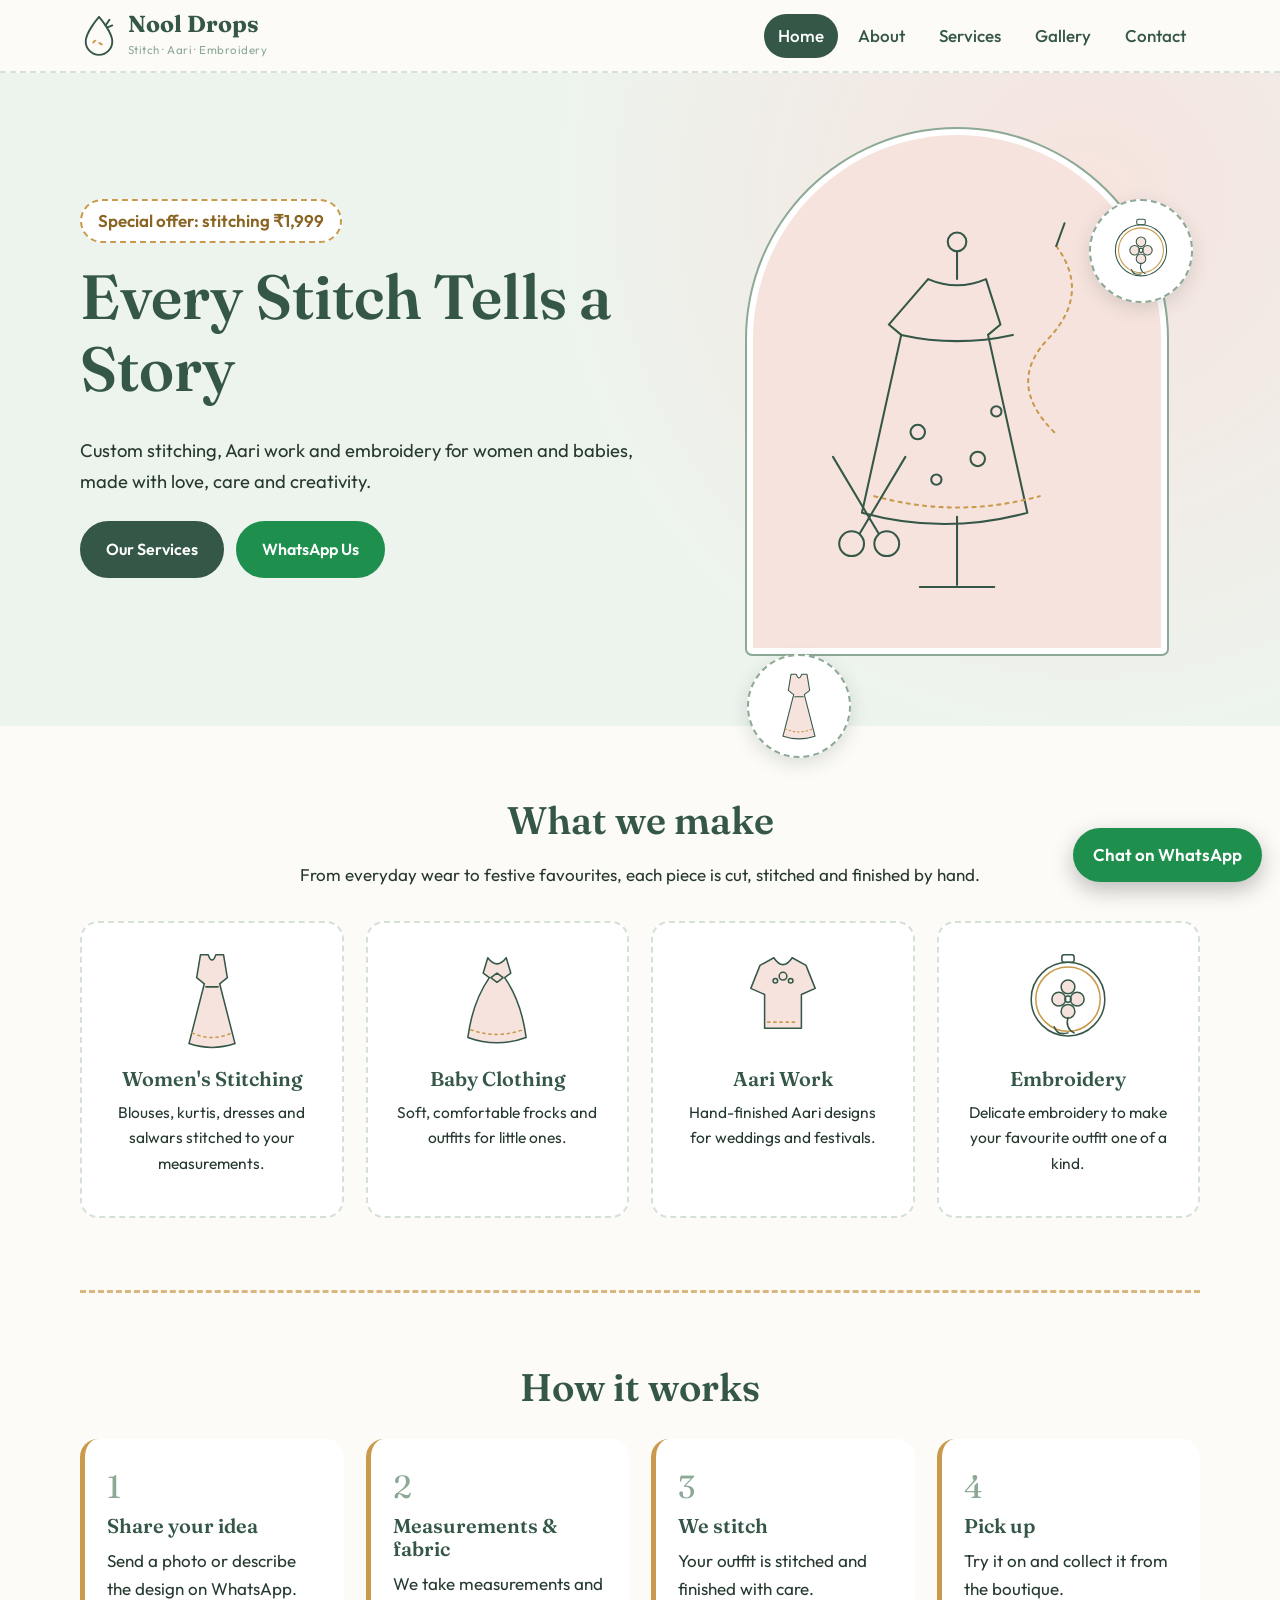
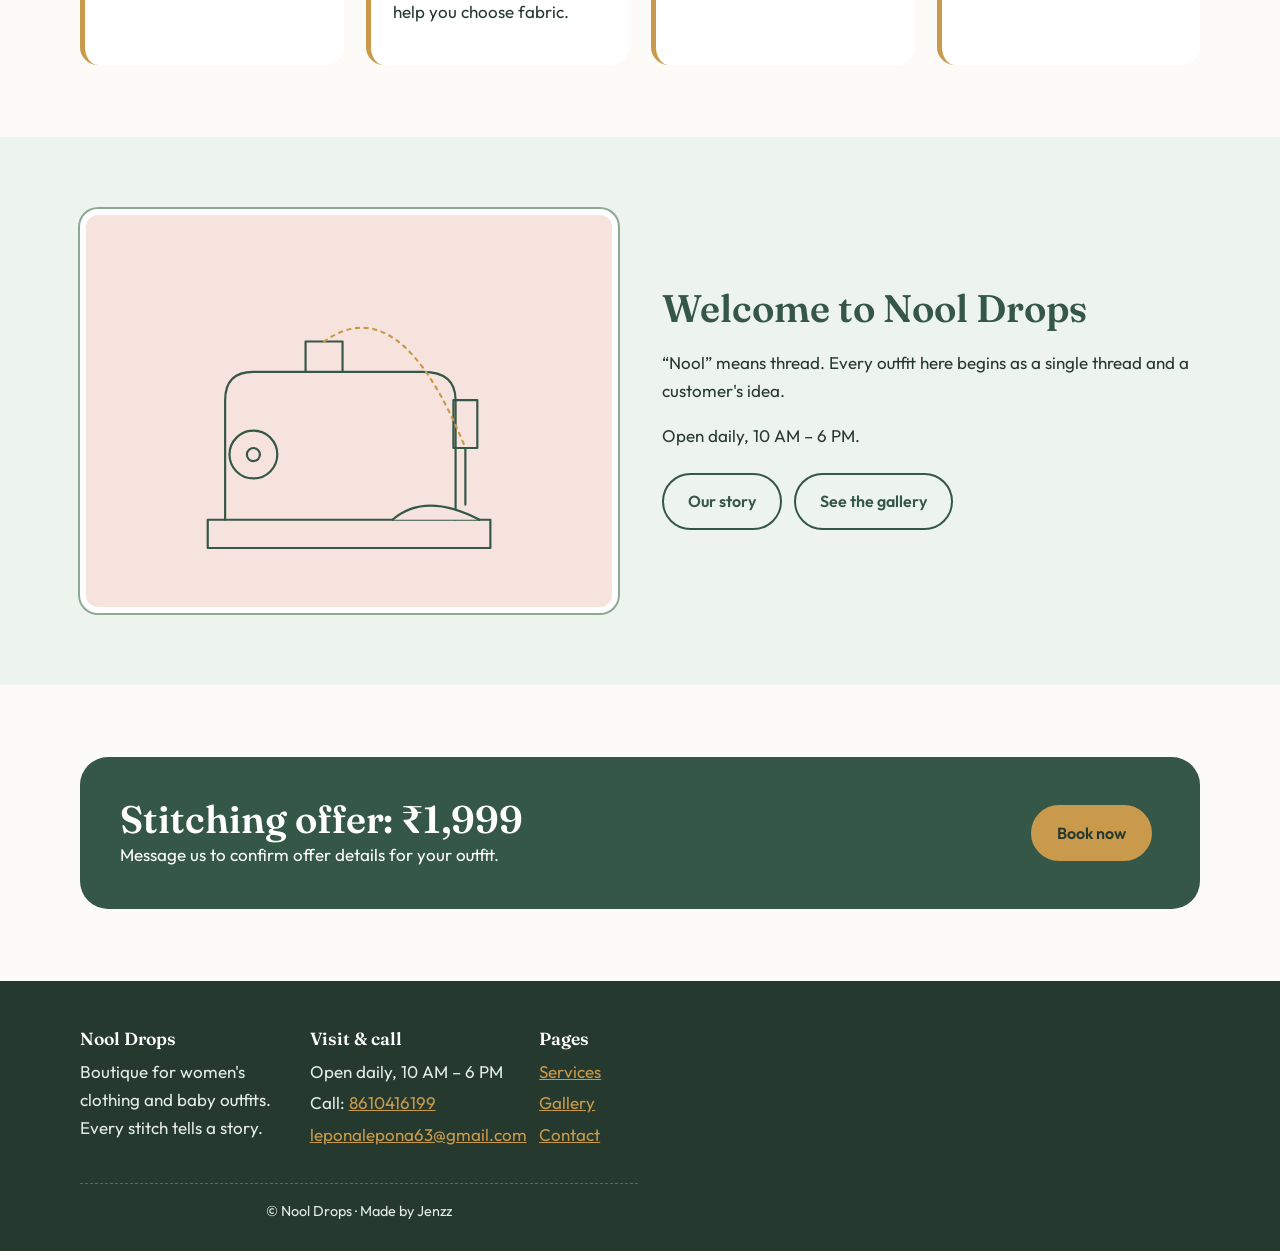
<file: index.html>
<!DOCTYPE html>
<html lang="en">
<head>
  <meta charset="UTF-8">
  <meta name="viewport" content="width=device-width, initial-scale=1.0">
  <title>Nool Drops | Boutique Stitching, Aari Work & Embroidery</title>
  <meta name="description" content="Nool Drops boutique: custom women's stitching, baby outfits, Aari work and embroidery.">
  <link rel="preconnect" href="https://fonts.googleapis.com">
  <link rel="preconnect" href="https://fonts.gstatic.com" crossorigin>
  <link href="https://fonts.googleapis.com/css2?family=Fraunces:wght@500;600;700&family=Outfit:wght@400;500;600&display=swap" rel="stylesheet">
  <link rel="stylesheet" href="style.css">
</head>
<body>
  <header>
    <div class="wrap bar">
      <a class="brand" href="index.html" aria-label="Nool Drops home">
        <span class="art" data-art="logo"></span>
        <span><b>Nool Drops</b><small>Stitch &middot; Aari &middot; Embroidery</small></span>
      </a>
      <button class="menu" aria-expanded="false" aria-label="Open menu">Menu</button>
      <nav><a href="index.html">Home</a><a href="about.html">About</a><a href="services.html">Services</a><a href="gallery.html">Gallery</a><a href="contact.html">Contact</a></nav>
    </div>
  </header>

  <section class="hero">
    <div class="wrap">
      <div>
        <span class="pill">Special offer: stitching &#8377;1,999</span>
        <h1>Every Stitch Tells a Story</h1>
        <p>Custom stitching, Aari work and embroidery for women and babies, made with love, care and creativity.</p>
        <a class="button" href="services.html">Our Services</a>
        <a class="button wa" href="https://wa.me/918610416199" target="_blank" rel="noopener">WhatsApp Us</a>
      </div>
      <div class="stage">
        <div class="arch draw"><div class="art" data-art="mannequin" role="img" aria-label="Sketch of a dress on a dress form"></div></div>
        <div class="badge draw"><div class="art" data-art="dress"></div></div>
        <div class="badge b2 draw"><div class="art" data-art="hoop"></div></div>
      </div>
    </div>
  </section>

  <section>
    <div class="wrap center">
      <h2>What we make</h2>
      <p>From everyday wear to festive favourites, each piece is cut, stitched and finished by hand.</p>
      <div class="grid"><div class="service"><div class="art" data-art="dress"></div><h3>Women's Stitching</h3><p>Blouses, kurtis, dresses and salwars stitched to your measurements.</p></div><div class="service"><div class="art" data-art="frock"></div><h3>Baby Clothing</h3><p>Soft, comfortable frocks and outfits for little ones.</p></div><div class="service"><div class="art" data-art="blouse"></div><h3>Aari Work</h3><p>Hand-finished Aari designs for weddings and festivals.</p></div><div class="service"><div class="art" data-art="hoop"></div><h3>Embroidery</h3><p>Delicate embroidery to make your favourite outfit one of a kind.</p></div></div>
    </div>
  </section>
  <hr class="stitch">

  <section>
    <div class="wrap center">
      <h2>How it works</h2>
      <div class="steps">
        <div><h3>Share your idea</h3><p>Send a photo or describe the design on WhatsApp.</p></div>
        <div><h3>Measurements &amp; fabric</h3><p>We take measurements and help you choose fabric.</p></div>
        <div><h3>We stitch</h3><p>Your outfit is stitched and finished with care.</p></div>
        <div><h3>Pick up</h3><p>Try it on and collect it from the boutique.</p></div>
      </div>
    </div>
  </section>

  <section class="alt">
    <div class="wrap split">
      <div class="panel draw"><div class="art" data-art="machine" role="img" aria-label="Sketch of a sewing machine"></div></div>
      <div>
        <h2>Welcome to Nool Drops</h2>
        <p>&ldquo;Nool&rdquo; means thread. Every outfit here begins as a single thread and a customer's idea.</p>
        <p>Open daily, 10 AM &ndash; 6 PM.</p>
        <a class="button ghost" href="about.html">Our story</a>
        <a class="button ghost" href="gallery.html">See the gallery</a>
      </div>
    </div>
  </section>

  <section>
    <div class="wrap">
      <div class="offer">
        <div><h2>Stitching offer: &#8377;1,999</h2><p>Message us to confirm offer details for your outfit.</p></div>
        <a class="button" href="contact.html">Book now</a>
      </div>
    </div>
  </section>
  <footer>
    <div class="wrap">
      <div><h3>Nool Drops</h3><p>Boutique for women's clothing and baby outfits. Every stitch tells a story.</p></div>
      <div><h3>Visit &amp; call</h3><p>Open daily, 10 AM &ndash; 6 PM</p><p>Call: <a href="tel:+918610416199">8610416199</a></p><p><a href="mailto:leponalepona63@gmail.com">leponalepona63@gmail.com</a></p></div>
      <div><h3>Pages</h3><p><a href="services.html">Services</a></p><p><a href="gallery.html">Gallery</a></p><p><a href="contact.html">Contact</a></p></div>
      <p class="copy">&copy; Nool Drops &middot; Made by Jenzz</p>
    </div>
  </footer>
  <script src="script.js"></script>
</body>
</html>
</file>
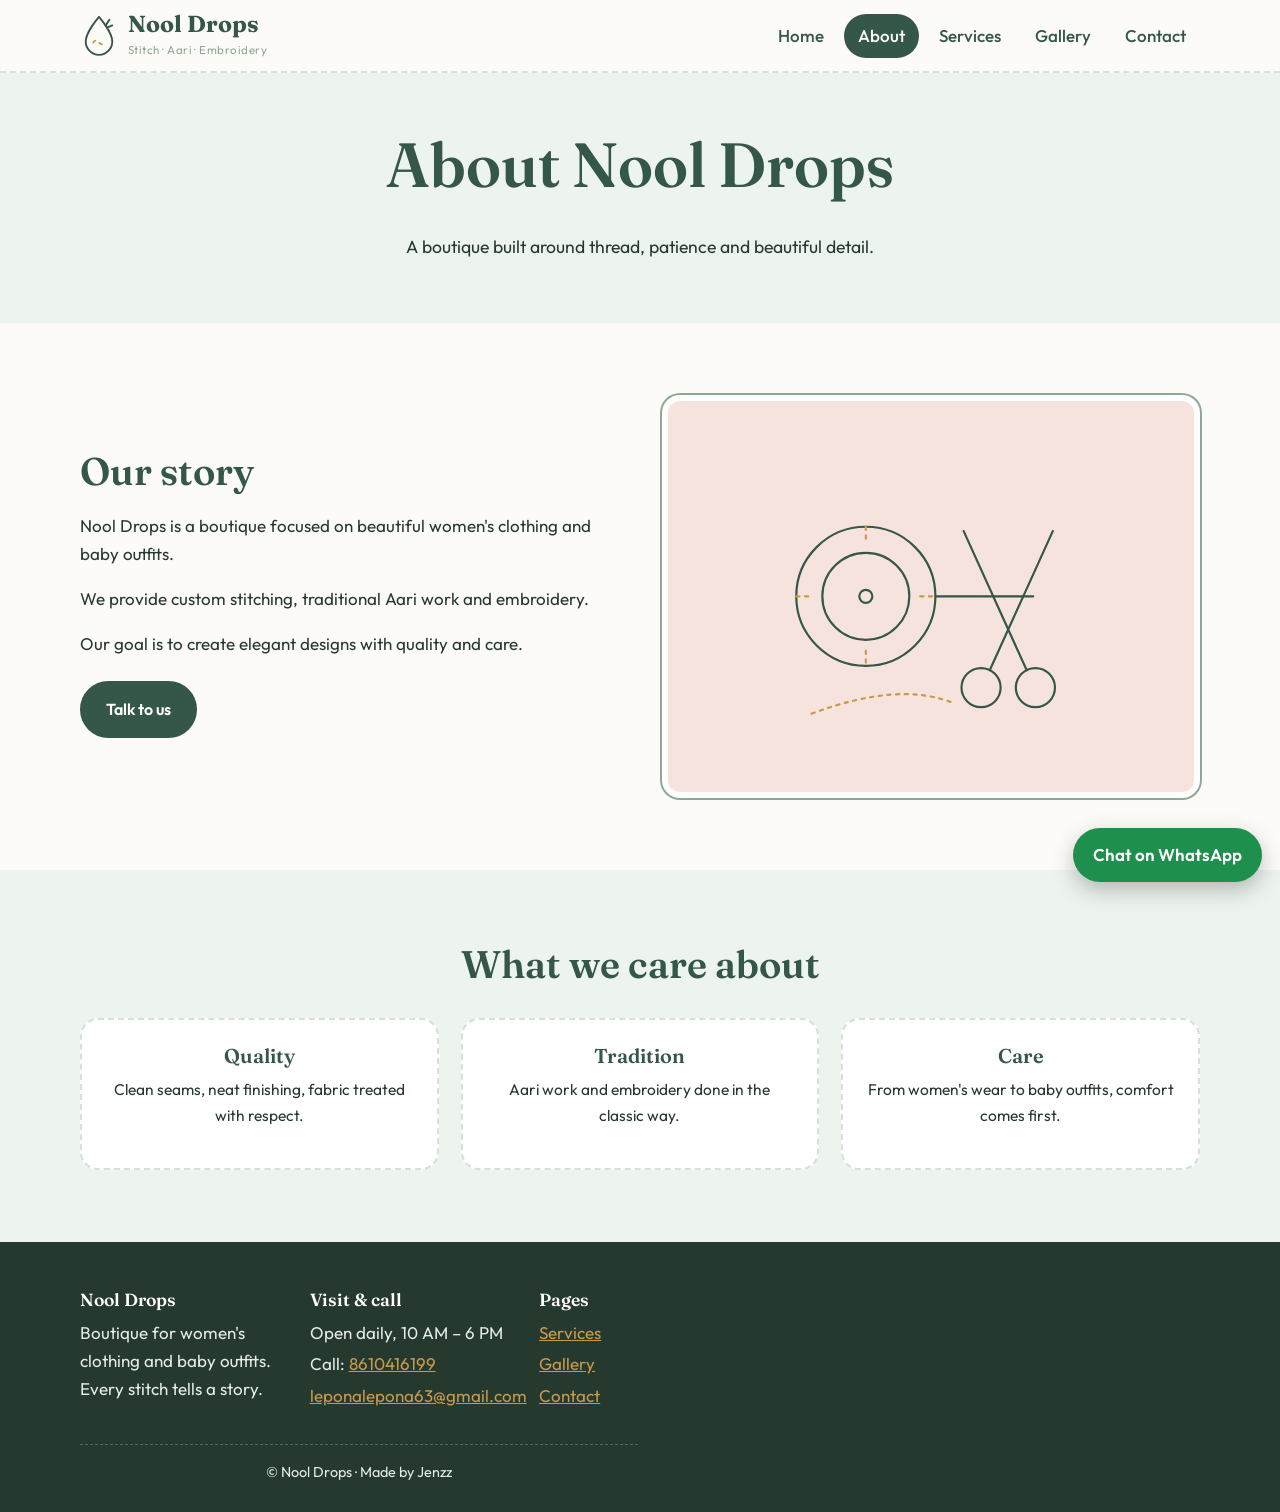
<file: about.html>
<!DOCTYPE html>
<html lang="en">
<head>
  <meta charset="UTF-8">
  <meta name="viewport" content="width=device-width, initial-scale=1.0">
  <title>About | Nool Drops</title>
  <meta name="description" content="About Nool Drops boutique.">
  <link rel="preconnect" href="https://fonts.googleapis.com">
  <link rel="preconnect" href="https://fonts.gstatic.com" crossorigin>
  <link href="https://fonts.googleapis.com/css2?family=Fraunces:wght@500;600;700&family=Outfit:wght@400;500;600&display=swap" rel="stylesheet">
  <link rel="stylesheet" href="style.css">
</head>
<body>
  <header>
    <div class="wrap bar">
      <a class="brand" href="index.html" aria-label="Nool Drops home">
        <span class="art" data-art="logo"></span>
        <span><b>Nool Drops</b><small>Stitch &middot; Aari &middot; Embroidery</small></span>
      </a>
      <button class="menu" aria-expanded="false" aria-label="Open menu">Menu</button>
      <nav><a href="index.html">Home</a><a href="about.html">About</a><a href="services.html">Services</a><a href="gallery.html">Gallery</a><a href="contact.html">Contact</a></nav>
    </div>
  </header>

  <div class="page-title"><div class="wrap"><h1>About Nool Drops</h1><p>A boutique built around thread, patience and beautiful detail.</p></div></div>
  <section>
    <div class="wrap split">
      <div>
        <h2>Our story</h2>
        <p>Nool Drops is a boutique focused on beautiful women's clothing and baby outfits.</p>
        <p>We provide custom stitching, traditional Aari work and embroidery.</p>
        <p>Our goal is to create elegant designs with quality and care.</p>
        <a class="button" href="contact.html">Talk to us</a>
      </div>
      <div class="panel draw"><div class="art" data-art="tools" role="img" aria-label="Sketch of tape measure and scissors"></div></div>
    </div>
  </section>
  <section class="alt">
    <div class="wrap center"><h2>What we care about</h2>
      <div class="grid">
        <div class="service"><h3>Quality</h3><p>Clean seams, neat finishing, fabric treated with respect.</p></div>
        <div class="service"><h3>Tradition</h3><p>Aari work and embroidery done in the classic way.</p></div>
        <div class="service"><h3>Care</h3><p>From women's wear to baby outfits, comfort comes first.</p></div>
      </div>
    </div>
  </section>
  <footer>
    <div class="wrap">
      <div><h3>Nool Drops</h3><p>Boutique for women's clothing and baby outfits. Every stitch tells a story.</p></div>
      <div><h3>Visit &amp; call</h3><p>Open daily, 10 AM &ndash; 6 PM</p><p>Call: <a href="tel:+918610416199">8610416199</a></p><p><a href="mailto:leponalepona63@gmail.com">leponalepona63@gmail.com</a></p></div>
      <div><h3>Pages</h3><p><a href="services.html">Services</a></p><p><a href="gallery.html">Gallery</a></p><p><a href="contact.html">Contact</a></p></div>
      <p class="copy">&copy; Nool Drops &middot; Made by Jenzz</p>
    </div>
  </footer>
  <script src="script.js"></script>
</body>
</html>
</file>
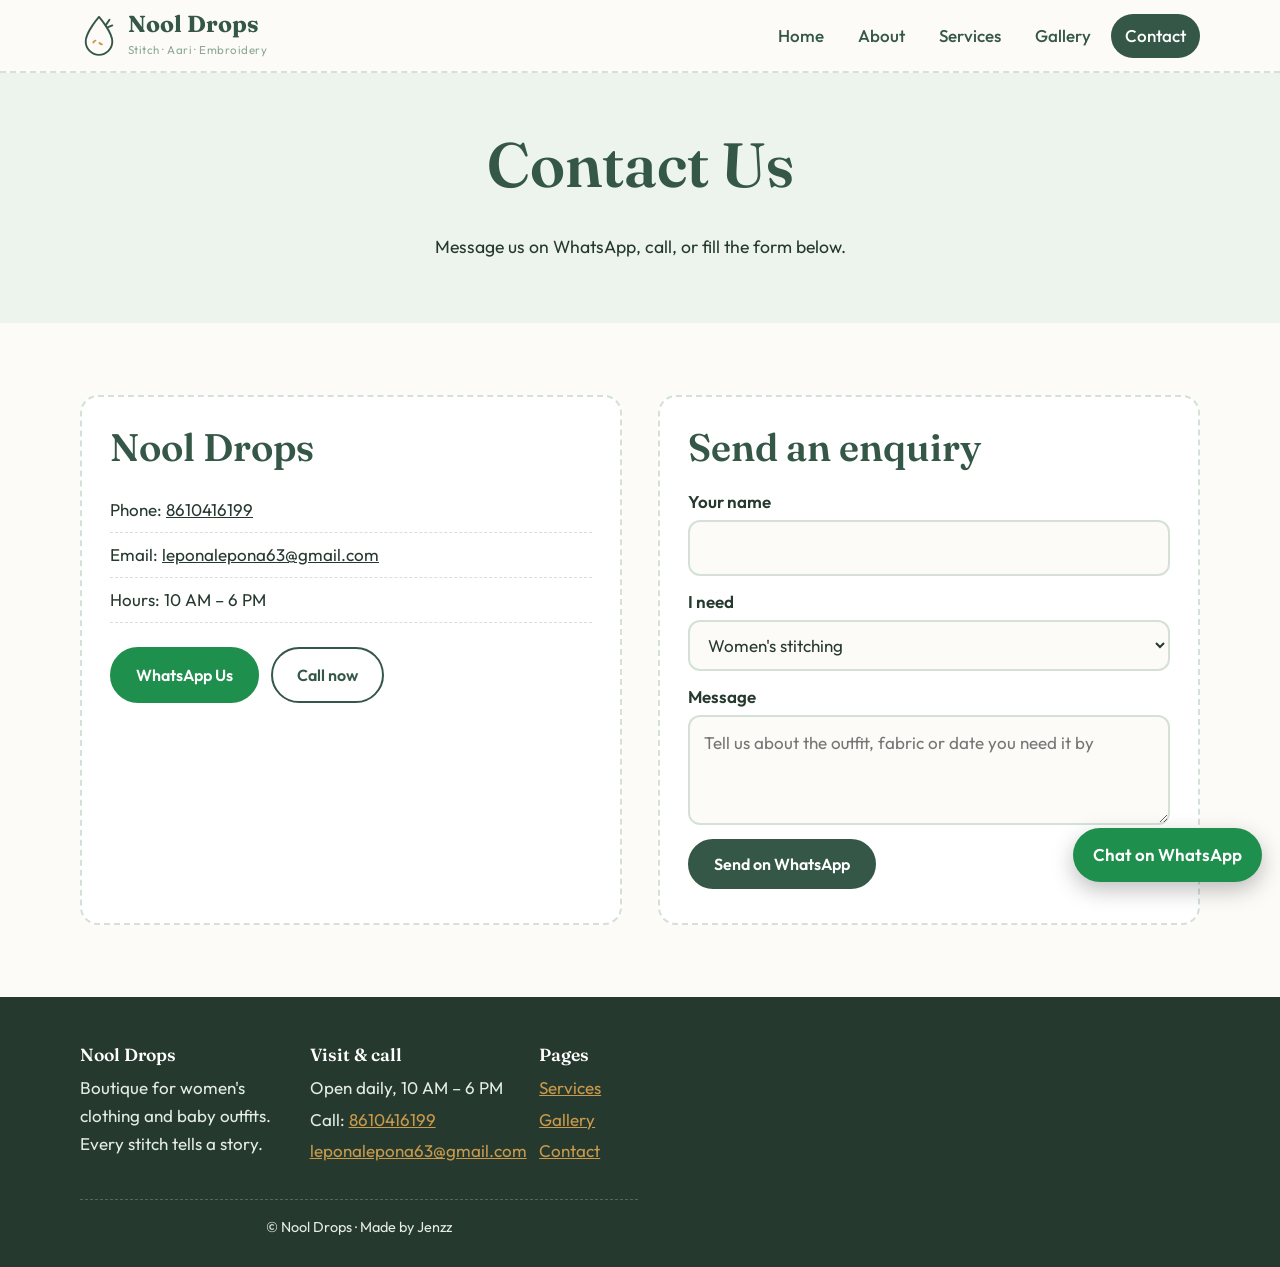
<file: contact.html>
<!DOCTYPE html>
<html lang="en">
<head>
  <meta charset="UTF-8">
  <meta name="viewport" content="width=device-width, initial-scale=1.0">
  <title>Contact | Nool Drops</title>
  <meta name="description" content="Contact Nool Drops by phone, email or WhatsApp.">
  <link rel="preconnect" href="https://fonts.googleapis.com">
  <link rel="preconnect" href="https://fonts.gstatic.com" crossorigin>
  <link href="https://fonts.googleapis.com/css2?family=Fraunces:wght@500;600;700&family=Outfit:wght@400;500;600&display=swap" rel="stylesheet">
  <link rel="stylesheet" href="style.css">
</head>
<body>
  <header>
    <div class="wrap bar">
      <a class="brand" href="index.html" aria-label="Nool Drops home">
        <span class="art" data-art="logo"></span>
        <span><b>Nool Drops</b><small>Stitch &middot; Aari &middot; Embroidery</small></span>
      </a>
      <button class="menu" aria-expanded="false" aria-label="Open menu">Menu</button>
      <nav><a href="index.html">Home</a><a href="about.html">About</a><a href="services.html">Services</a><a href="gallery.html">Gallery</a><a href="contact.html">Contact</a></nav>
    </div>
  </header>

  <div class="page-title"><div class="wrap"><h1>Contact Us</h1><p>Message us on WhatsApp, call, or fill the form below.</p></div></div>
  <section><div class="wrap contact">
    <div class="box">
      <h2>Nool Drops</h2>
      <ul>
        <li>Phone: <a href="tel:+918610416199">8610416199</a></li>
        <li>Email: <a href="mailto:leponalepona63@gmail.com">leponalepona63@gmail.com</a></li>
        <li>Hours: 10 AM &ndash; 6 PM</li>
      </ul>
      <a class="button wa" href="https://wa.me/918610416199" target="_blank" rel="noopener">WhatsApp Us</a>
      <a class="button ghost" href="tel:+918610416199">Call now</a>
    </div>
    <form class="box" id="enquiry">
      <h2>Send an enquiry</h2>
      <label for="name">Your name</label><input id="name" name="name" required>
      <label for="type">I need</label>
      <select id="type" name="type"><option>Women's stitching</option><option>Baby clothing</option><option>Aari work</option><option>Embroidery</option></select>
      <label for="msg">Message</label><textarea id="msg" name="msg" placeholder="Tell us about the outfit, fabric or date you need it by"></textarea>
      <button class="button" type="submit">Send on WhatsApp</button>
    </form>
  </div></section>
  <footer>
    <div class="wrap">
      <div><h3>Nool Drops</h3><p>Boutique for women's clothing and baby outfits. Every stitch tells a story.</p></div>
      <div><h3>Visit &amp; call</h3><p>Open daily, 10 AM &ndash; 6 PM</p><p>Call: <a href="tel:+918610416199">8610416199</a></p><p><a href="mailto:leponalepona63@gmail.com">leponalepona63@gmail.com</a></p></div>
      <div><h3>Pages</h3><p><a href="services.html">Services</a></p><p><a href="gallery.html">Gallery</a></p><p><a href="contact.html">Contact</a></p></div>
      <p class="copy">&copy; Nool Drops &middot; Made by Jenzz</p>
    </div>
  </footer>
  <script src="script.js"></script>
</body>
</html>
</file>
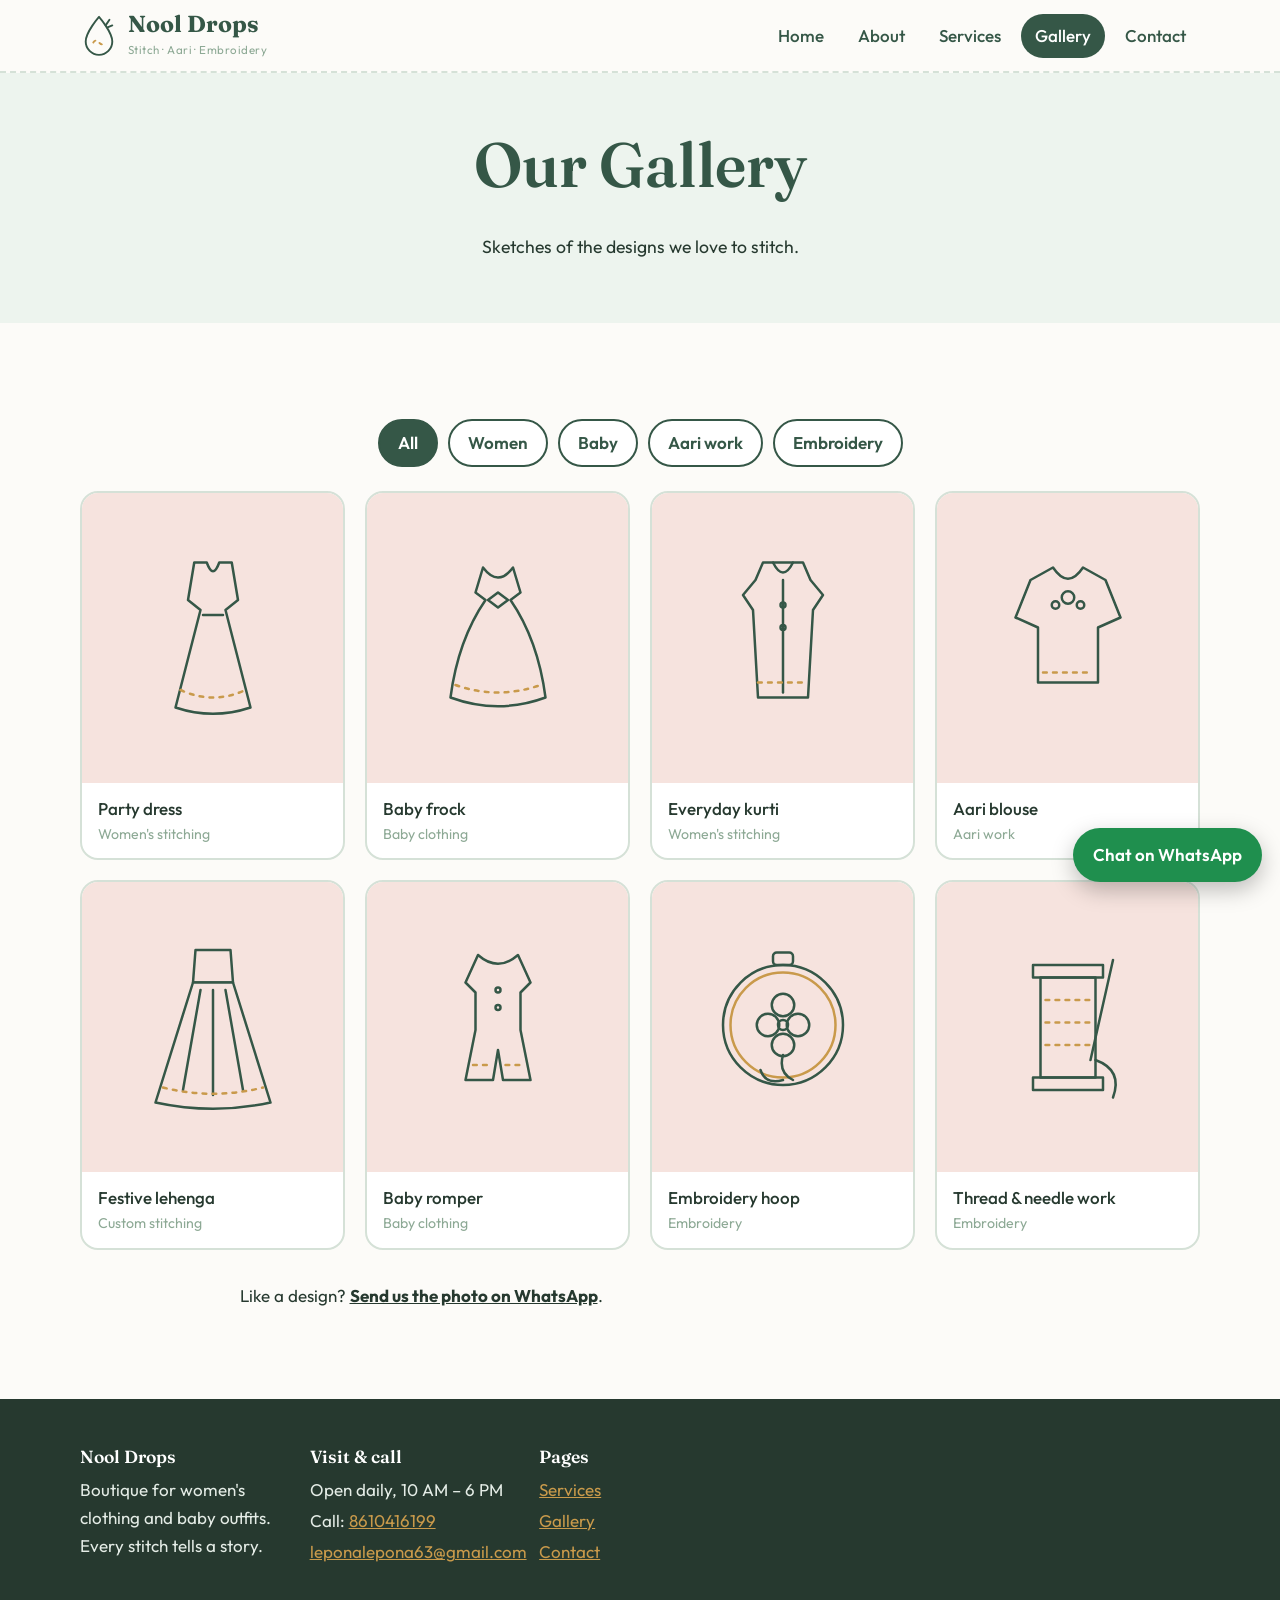
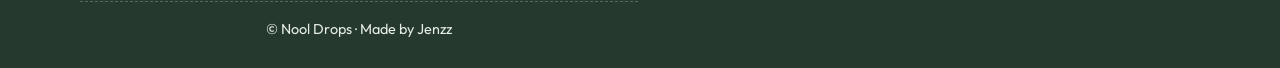
<file: gallery.html>
<!DOCTYPE html>
<html lang="en">
<head>
  <meta charset="UTF-8">
  <meta name="viewport" content="width=device-width, initial-scale=1.0">
  <title>Gallery | Nool Drops</title>
  <meta name="description" content="Nool Drops gallery of dresses, Aari work and embroidery.">
  <link rel="preconnect" href="https://fonts.googleapis.com">
  <link rel="preconnect" href="https://fonts.gstatic.com" crossorigin>
  <link href="https://fonts.googleapis.com/css2?family=Fraunces:wght@500;600;700&family=Outfit:wght@400;500;600&display=swap" rel="stylesheet">
  <link rel="stylesheet" href="style.css">
</head>
<body>
  <header>
    <div class="wrap bar">
      <a class="brand" href="index.html" aria-label="Nool Drops home">
        <span class="art" data-art="logo"></span>
        <span><b>Nool Drops</b><small>Stitch &middot; Aari &middot; Embroidery</small></span>
      </a>
      <button class="menu" aria-expanded="false" aria-label="Open menu">Menu</button>
      <nav><a href="index.html">Home</a><a href="about.html">About</a><a href="services.html">Services</a><a href="gallery.html">Gallery</a><a href="contact.html">Contact</a></nav>
    </div>
  </header>

  <div class="page-title"><div class="wrap"><h1>Our Gallery</h1><p>Sketches of the designs we love to stitch.</p></div></div>
  <section><div class="wrap">
    <div class="chips"><button data-f="all" class="on">All</button><button data-f="women" class="">Women</button><button data-f="baby" class="">Baby</button><button data-f="aari" class="">Aari work</button><button data-f="emb" class="">Embroidery</button></div>
    <div class="gallery"><figure data-cat="women"><div class="sketch"><div class="art" data-art="dress"></div></div><figcaption>Party dress<small>Women's stitching</small></figcaption></figure><figure data-cat="baby"><div class="sketch"><div class="art" data-art="frock"></div></div><figcaption>Baby frock<small>Baby clothing</small></figcaption></figure><figure data-cat="women"><div class="sketch"><div class="art" data-art="kurti"></div></div><figcaption>Everyday kurti<small>Women's stitching</small></figcaption></figure><figure data-cat="aari"><div class="sketch"><div class="art" data-art="blouse"></div></div><figcaption>Aari blouse<small>Aari work</small></figcaption></figure><figure data-cat="women"><div class="sketch"><div class="art" data-art="lehenga"></div></div><figcaption>Festive lehenga<small>Custom stitching</small></figcaption></figure><figure data-cat="baby"><div class="sketch"><div class="art" data-art="romper"></div></div><figcaption>Baby romper<small>Baby clothing</small></figcaption></figure><figure data-cat="emb"><div class="sketch"><div class="art" data-art="hoop"></div></div><figcaption>Embroidery hoop<small>Embroidery</small></figcaption></figure><figure data-cat="emb"><div class="sketch"><div class="art" data-art="spool"></div></div><figcaption>Thread &amp; needle work<small>Embroidery</small></figcaption></figure></div>
    <p class="center" style="margin-top:32px">Like a design? <a href="https://wa.me/918610416199" target="_blank" rel="noopener"><b>Send us the photo on WhatsApp</b></a>.</p>
  </div></section>
  <footer>
    <div class="wrap">
      <div><h3>Nool Drops</h3><p>Boutique for women's clothing and baby outfits. Every stitch tells a story.</p></div>
      <div><h3>Visit &amp; call</h3><p>Open daily, 10 AM &ndash; 6 PM</p><p>Call: <a href="tel:+918610416199">8610416199</a></p><p><a href="mailto:leponalepona63@gmail.com">leponalepona63@gmail.com</a></p></div>
      <div><h3>Pages</h3><p><a href="services.html">Services</a></p><p><a href="gallery.html">Gallery</a></p><p><a href="contact.html">Contact</a></p></div>
      <p class="copy">&copy; Nool Drops &middot; Made by Jenzz</p>
    </div>
  </footer>
  <script src="script.js"></script>
</body>
</html>
</file>
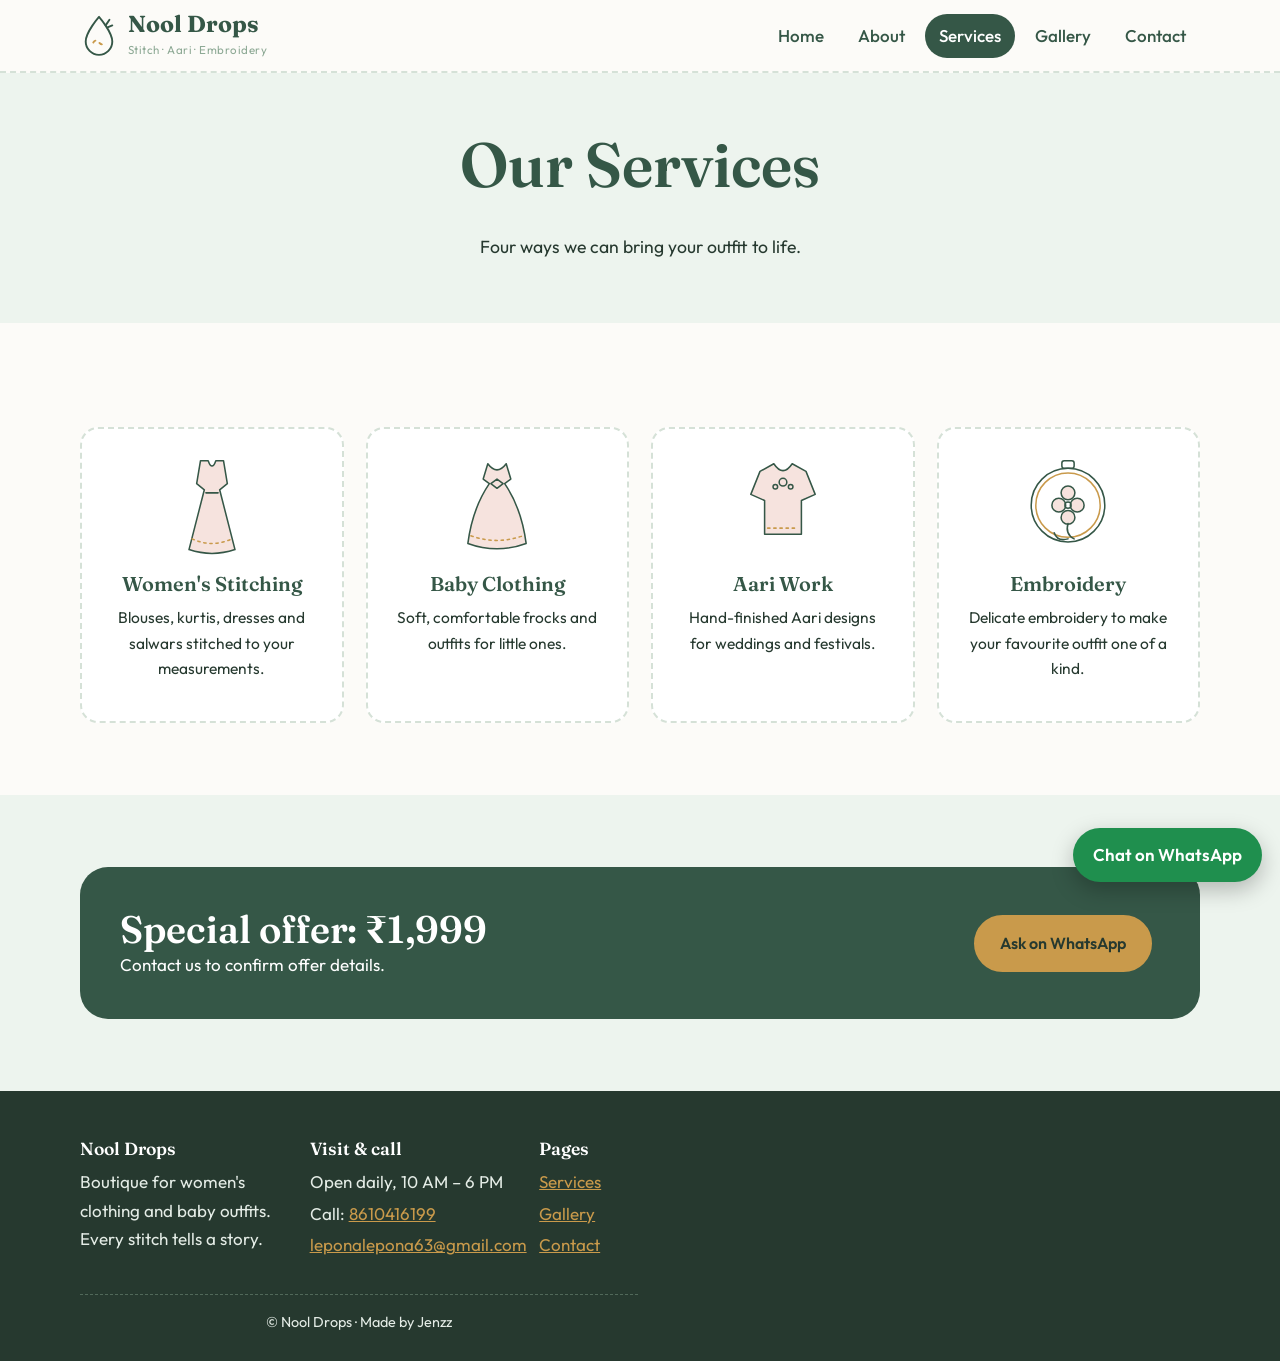
<file: services.html>
<!DOCTYPE html>
<html lang="en">
<head>
  <meta charset="UTF-8">
  <meta name="viewport" content="width=device-width, initial-scale=1.0">
  <title>Services | Nool Drops</title>
  <meta name="description" content="Women's stitching, baby clothing, Aari work and embroidery.">
  <link rel="preconnect" href="https://fonts.googleapis.com">
  <link rel="preconnect" href="https://fonts.gstatic.com" crossorigin>
  <link href="https://fonts.googleapis.com/css2?family=Fraunces:wght@500;600;700&family=Outfit:wght@400;500;600&display=swap" rel="stylesheet">
  <link rel="stylesheet" href="style.css">
</head>
<body>
  <header>
    <div class="wrap bar">
      <a class="brand" href="index.html" aria-label="Nool Drops home">
        <span class="art" data-art="logo"></span>
        <span><b>Nool Drops</b><small>Stitch &middot; Aari &middot; Embroidery</small></span>
      </a>
      <button class="menu" aria-expanded="false" aria-label="Open menu">Menu</button>
      <nav><a href="index.html">Home</a><a href="about.html">About</a><a href="services.html">Services</a><a href="gallery.html">Gallery</a><a href="contact.html">Contact</a></nav>
    </div>
  </header>

  <div class="page-title"><div class="wrap"><h1>Our Services</h1><p>Four ways we can bring your outfit to life.</p></div></div>
  <section><div class="wrap center"><div class="grid"><div class="service"><div class="art" data-art="dress"></div><h3>Women's Stitching</h3><p>Blouses, kurtis, dresses and salwars stitched to your measurements.</p></div><div class="service"><div class="art" data-art="frock"></div><h3>Baby Clothing</h3><p>Soft, comfortable frocks and outfits for little ones.</p></div><div class="service"><div class="art" data-art="blouse"></div><h3>Aari Work</h3><p>Hand-finished Aari designs for weddings and festivals.</p></div><div class="service"><div class="art" data-art="hoop"></div><h3>Embroidery</h3><p>Delicate embroidery to make your favourite outfit one of a kind.</p></div></div></div></section>
  <section class="alt"><div class="wrap">
    <div class="offer"><div><h2>Special offer: &#8377;1,999</h2><p>Contact us to confirm offer details.</p></div>
    <a class="button" href="https://wa.me/918610416199" target="_blank" rel="noopener">Ask on WhatsApp</a></div>
  </div></section>
  <footer>
    <div class="wrap">
      <div><h3>Nool Drops</h3><p>Boutique for women's clothing and baby outfits. Every stitch tells a story.</p></div>
      <div><h3>Visit &amp; call</h3><p>Open daily, 10 AM &ndash; 6 PM</p><p>Call: <a href="tel:+918610416199">8610416199</a></p><p><a href="mailto:leponalepona63@gmail.com">leponalepona63@gmail.com</a></p></div>
      <div><h3>Pages</h3><p><a href="services.html">Services</a></p><p><a href="gallery.html">Gallery</a></p><p><a href="contact.html">Contact</a></p></div>
      <p class="copy">&copy; Nool Drops &middot; Made by Jenzz</p>
    </div>
  </footer>
  <script src="script.js"></script>
</body>
</html>
</file>
<file: style.css>
:root{--ink:#26392F;--green:#355747;--sage:#8DA995;--mist:#EDF4EE;--gold:#C99A4B;--blush:#F6E3DE;--paper:#FCFBF8;--line:#D5E1D7;--r:18px}
*{box-sizing:border-box}
html{scroll-behavior:smooth}
body{margin:0;font-family:'Outfit',Arial,sans-serif;color:var(--ink);background:var(--paper);line-height:1.65;font-size:17px}
h1,h2,h3{font-family:'Fraunces',Georgia,serif;line-height:1.15;margin:0 0 .5em;color:var(--green);font-weight:600}
h1{font-size:clamp(2.2rem,5.5vw,3.9rem)}h2{font-size:clamp(1.6rem,3.5vw,2.4rem)}h3{font-size:1.25rem}
p{margin:0 0 1em;max-width:62ch}
a{color:inherit}
:focus-visible{outline:3px solid var(--gold);outline-offset:3px}
.wrap{width:min(1120px,90%);margin:auto}
section{padding:72px 0}
.center{text-align:center}.center p{margin-inline:auto}

/* header */
header{position:sticky;top:0;z-index:50;background:rgba(252,251,248,.94);backdrop-filter:blur(8px);border-bottom:2px dashed var(--line)}
.bar{display:flex;align-items:center;justify-content:space-between;gap:16px;padding:12px 0}
.brand{display:flex;align-items:center;gap:10px;text-decoration:none}
.brand .art{width:38px;color:var(--green)}
.brand b{font-family:'Fraunces',serif;font-size:1.45rem;color:var(--green);line-height:1}
.brand small{display:block;font-size:.72rem;color:var(--sage);letter-spacing:.04em}
nav{display:flex;gap:6px;align-items:center}
nav a{text-decoration:none;font-weight:500;padding:8px 14px;border-radius:99px;color:var(--green)}
nav a:hover{background:var(--mist)}
nav a.current{background:var(--green);color:#fff}
.menu{display:none;background:none;border:2px solid var(--green);color:var(--green);border-radius:10px;padding:6px 12px;font:inherit;font-weight:600;cursor:pointer}

/* buttons */
.button{display:inline-block;padding:13px 24px;margin:6px 8px 6px 0;background:var(--green);color:#fff;text-decoration:none;border-radius:99px;font-weight:600;border:2px solid var(--green);transition:background .2s,transform .2s;cursor:pointer;font-family:inherit;font-size:1rem}
.button:hover{background:var(--ink);transform:translateY(-2px)}
.button.ghost{background:transparent;color:var(--green)}.button.ghost:hover{background:var(--mist)}
.button.wa{background:#1f8f4e;border-color:#1f8f4e}

/* hero */
.hero{padding:56px 0 72px;background:radial-gradient(circle at 85% 20%,var(--blush),transparent 45%),var(--mist)}
.hero .wrap{display:grid;grid-template-columns:1.1fr .9fr;gap:40px;align-items:center}
.pill{display:inline-block;background:#fff;border:2px dashed var(--gold);color:#8a6422;padding:6px 16px;border-radius:99px;font-weight:600;margin-bottom:18px}
.hero p{font-size:1.15rem}
.stage{position:relative;max-width:420px;margin:auto;width:100%}
.stage .arch{border-radius:999px 999px 24px 24px;overflow:hidden;border:6px solid #fff;box-shadow:0 0 0 2px var(--sage);aspect-ratio:4/5;background:var(--blush)}
.stage .arch{display:grid;place-items:center;padding-top:8%}
.stage .arch .art{width:76%;color:var(--green)}
.panel{background:var(--blush);border:6px solid #fff;box-shadow:0 0 0 2px var(--sage);border-radius:var(--r);aspect-ratio:4/3;display:grid;place-items:center}
.panel .art{width:62%;color:var(--green)}
.stage .badge{position:absolute;background:#fff;border-radius:50%;width:104px;height:104px;display:grid;place-items:center;box-shadow:0 6px 18px rgba(38,57,47,.15);border:2px dashed var(--sage)}
.stage .badge .art{width:64px;color:var(--green)}
.b1{left:-34px;bottom:48px}.b2{right:-26px;top:70px}.b2 .art{color:var(--gold)}

/* drawn art */
.art svg{width:100%;height:auto;display:block;fill:none;stroke:currentColor;stroke-width:2;stroke-linecap:round;stroke-linejoin:round}
.art .st{stroke-dasharray:3 5;stroke:var(--gold)}
.art .fl{fill:var(--blush)}
.draw svg path:not(.st),.draw svg circle:not(.fl){stroke-dasharray:1;stroke-dashoffset:1;animation:draw 2.2s .3s ease forwards}
@keyframes draw{to{stroke-dashoffset:0}}

/* running-stitch divider */
.stitch{border:0;border-top:3px dashed var(--gold);width:min(1120px,90%);margin:0 auto;opacity:.7}

/* cards */
.grid{display:grid;grid-template-columns:repeat(auto-fit,minmax(230px,1fr));gap:22px;margin-top:32px}
.service{background:#fff;border:2px dashed var(--line);border-radius:var(--r);padding:24px;text-align:center;transition:border-color .2s}
.service:hover{border-color:var(--sage)}
.service .art{width:92px;margin:0 auto 12px;color:var(--green)}
.service p{margin-inline:auto;font-size:.97rem}
.alt{background:var(--mist)}
.offer{background:var(--green);color:#fff;border-radius:28px;padding:40px;display:flex;flex-wrap:wrap;align-items:center;justify-content:space-between;gap:20px}
.offer h2,.offer p{color:#fff;margin:0}
.offer .button{background:var(--gold);border-color:var(--gold);color:var(--ink)}
.steps{counter-reset:s;display:grid;grid-template-columns:repeat(auto-fit,minmax(200px,1fr));gap:22px;margin-top:30px;text-align:left}
.steps div{counter-increment:s;background:#fff;border-radius:var(--r);padding:22px;border-left:5px solid var(--gold)}
.steps div:before{content:counter(s);font-family:'Fraunces',serif;font-size:2rem;color:var(--sage)}
.split{display:grid;grid-template-columns:1fr 1fr;gap:44px;align-items:center}
.split img{width:100%;border-radius:var(--r);aspect-ratio:4/3;object-fit:cover;border:6px solid #fff;box-shadow:0 0 0 2px var(--sage)}
.page-title{background:var(--mist);padding:56px 0 44px;text-align:center}
.page-title p{margin-inline:auto;font-size:1.1rem}

/* gallery */
.chips{display:flex;flex-wrap:wrap;gap:10px;justify-content:center;margin:24px 0}
.chips button{font:inherit;padding:8px 18px;border-radius:99px;border:2px solid var(--green);background:#fff;color:var(--green);cursor:pointer;font-weight:600}
.chips button.on{background:var(--green);color:#fff}
.gallery{display:grid;grid-template-columns:repeat(auto-fill,minmax(240px,1fr));gap:20px}
.gallery figure{margin:0;background:#fff;border-radius:var(--r);overflow:hidden;border:2px solid var(--line)}
.gallery figure[hidden]{display:none}
.gallery img{width:100%;height:290px;object-fit:cover;display:block}
.gallery .sketch{height:290px;display:grid;place-items:center;background:var(--blush)}
.gallery .sketch .art{width:150px;color:var(--green)}
.gallery figcaption{padding:12px 16px;font-weight:500}
.gallery figcaption small{display:block;color:var(--sage);font-weight:400}

/* contact */
.contact{display:grid;grid-template-columns:1fr 1fr;gap:36px}
.box{background:#fff;border:2px dashed var(--line);border-radius:var(--r);padding:28px}
.box ul{list-style:none;padding:0;margin:0 0 18px}.box li{padding:8px 0;border-bottom:1px dashed var(--line)}
label{display:block;font-weight:600;margin:12px 0 4px}
input,select,textarea{width:100%;padding:12px 14px;border:2px solid var(--line);border-radius:12px;font:inherit;background:var(--paper);color:var(--ink)}
textarea{min-height:110px}

footer{background:var(--ink);color:#e4ece6;padding:48px 0 24px}
footer .wrap{display:grid;grid-template-columns:repeat(auto-fit,minmax(200px,1fr));gap:28px}
footer h3{color:#fff;font-size:1.1rem}footer p{margin:.2em 0}footer a{color:var(--gold)}
footer .copy{grid-column:1/-1;border-top:1px dashed #51695a;padding-top:16px;font-size:.9rem;text-align:center}

.wa-float{position:fixed;right:18px;bottom:18px;z-index:60;background:#1f8f4e;color:#fff;text-decoration:none;font-weight:600;padding:13px 20px;border-radius:99px;box-shadow:0 8px 22px rgba(0,0,0,.25)}
.wa-float:hover{background:#17703d}

@media(max-width:800px){
 .menu{display:block}
 nav{display:none;position:absolute;left:0;right:0;top:100%;background:var(--paper);flex-direction:column;padding:14px;border-bottom:2px dashed var(--line)}
 nav.open{display:flex}
 .hero .wrap,.split,.contact{grid-template-columns:1fr}
 .b1{left:-8px}.b2{right:-8px}
 section{padding:52px 0}.offer{padding:28px}
}
@media(prefers-reduced-motion:reduce){*{animation:none!important;transition:none!important}.draw svg path,.draw svg circle{stroke-dasharray:none!important;stroke-dashoffset:0!important}}
</file>
